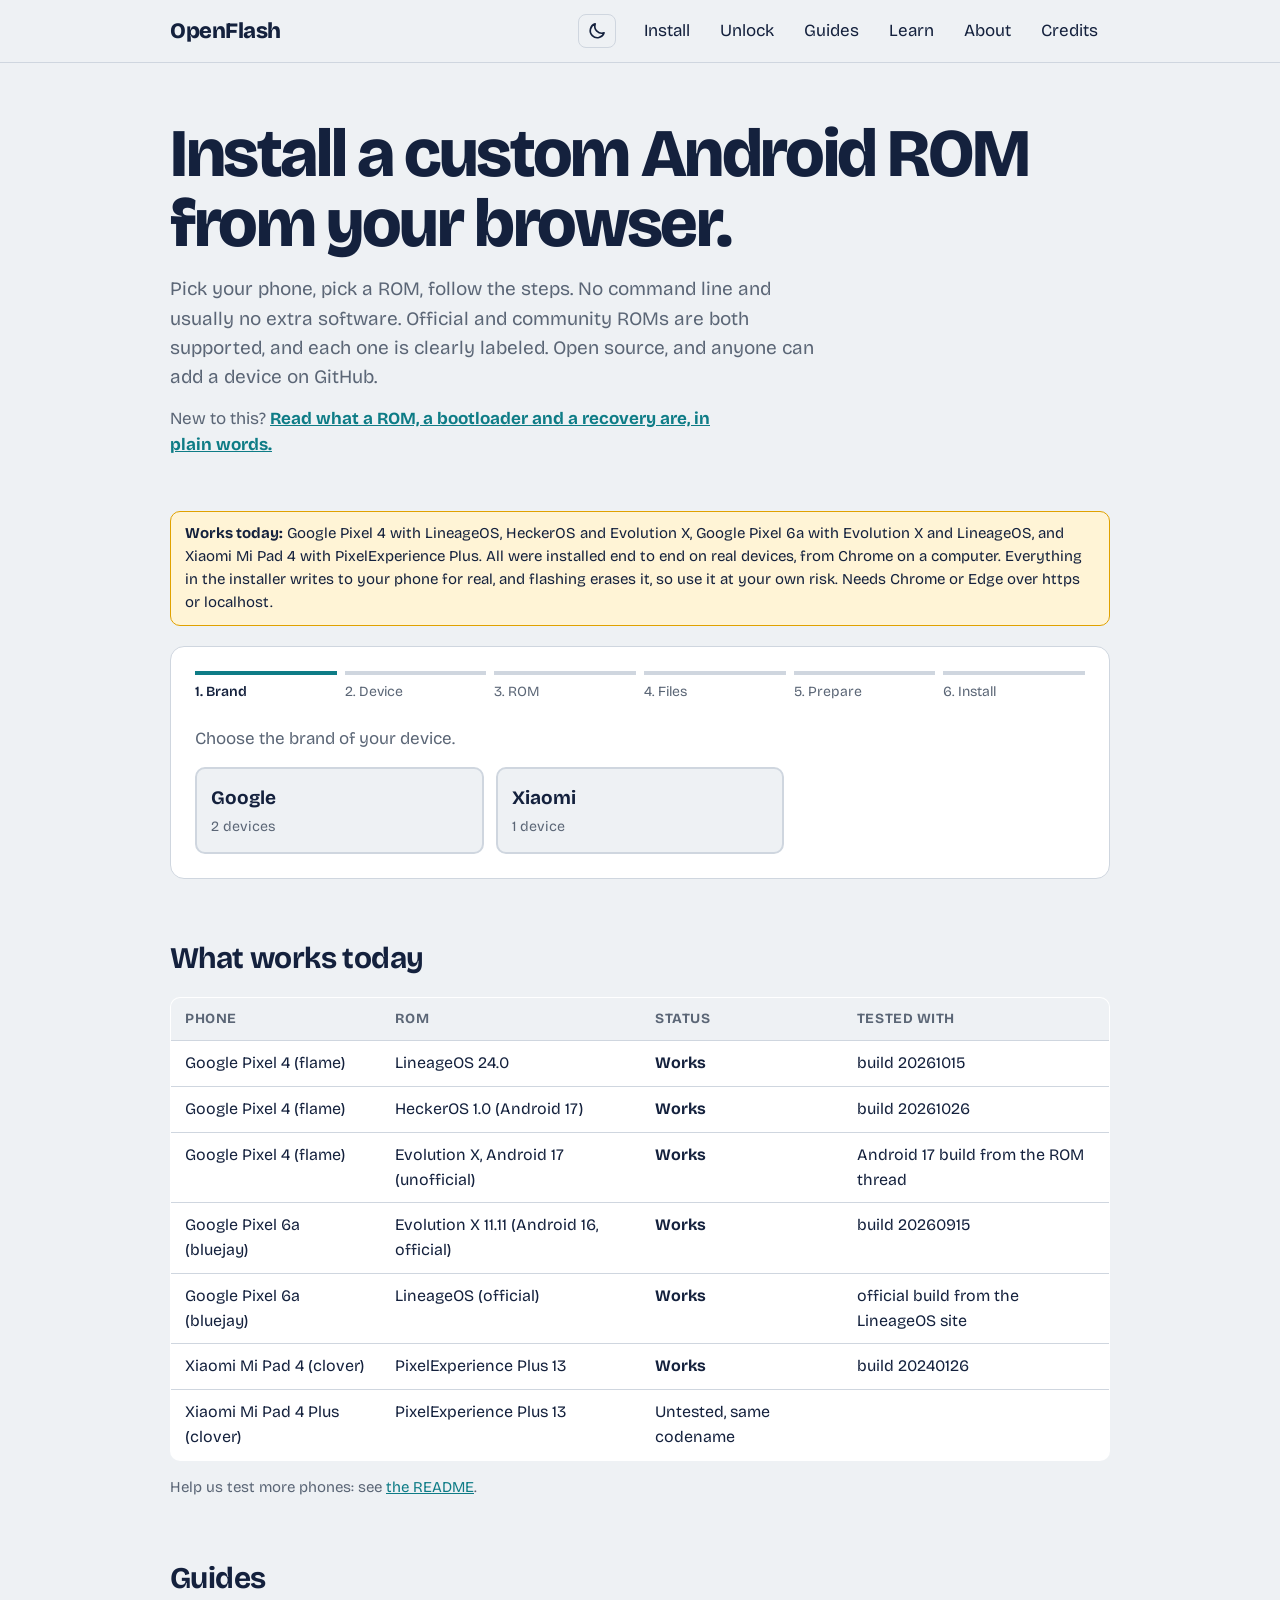
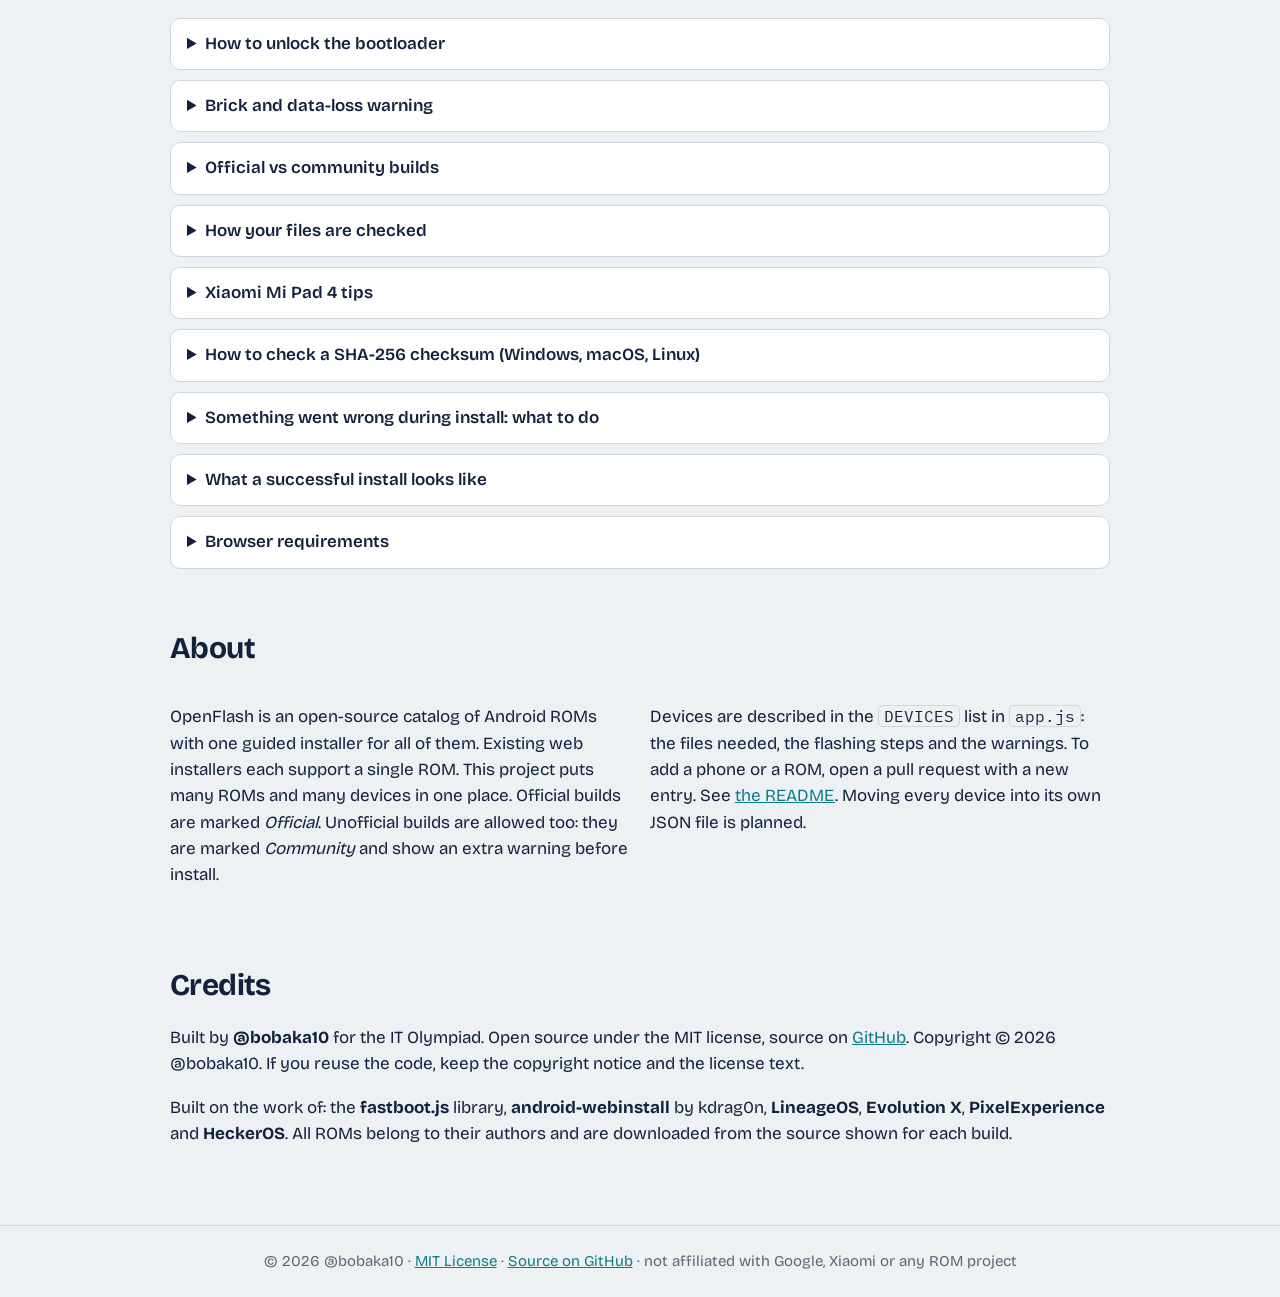
<file: index.html>
<!DOCTYPE html>
<html lang="en">
<head>
<!-- OpenFlash | https://github.com/bobaka10/openflash | Copyright (c) 2026 @bobaka10 | MIT License (see LICENSE) -->
<meta charset="utf-8">
<meta name="viewport" content="width=device-width, initial-scale=1, viewport-fit=cover">
<meta name="color-scheme" content="light dark">
<script src="theme.js"></script>
<title>OpenFlash – install Android ROMs from your browser</title>
<meta name="author" content="@bobaka10">
<meta name="description" content="Pick your phone, pick a ROM, follow the steps. Works from Chrome or Edge. Tested on Google Pixel 4 and Xiaomi Mi Pad 4.">
<meta property="og:type" content="website">
<meta property="og:title" content="OpenFlash: install a custom Android ROM from your browser">
<meta property="og:description" content="Pick your phone, pick a ROM, follow the steps. Works from Chrome or Edge. Tested on Google Pixel 4 and Xiaomi Mi Pad 4.">
<link rel="stylesheet" href="https://fonts.googleapis.com/css2?family=Bricolage+Grotesque:wght@400;600;800&family=IBM+Plex+Mono:wght@400&display=swap">
<link rel="stylesheet" href="style.css">
</head>
<body>
<header><div class="bar">
<a class="logo" href="#top">OpenFlash</a>
<button id="theme-toggle" class="themebtn" type="button" aria-label="Switch theme"></button>
<button id="burger" aria-expanded="false" aria-controls="nav">Menu</button>
<nav id="nav"><a href="#install">Install</a><a href="unlock.html">Unlock</a><a href="#guides">Guides</a><a href="learn.html">Learn</a><a href="#about">About</a><a href="#credits">Credits</a></nav>
</div></header>
<main id="top">
<section class="hero">
<h1>Install a custom Android ROM from your browser.</h1>
<p>Pick your phone, pick a ROM, follow the steps. No command line and usually no extra software. Official and community ROMs are both supported, and each one is clearly labeled. Open source, and anyone can add a device on GitHub.</p>
<p class="newhere">New to this? <a href="learn.html"><b>Read what a ROM, a bootloader and a recovery are, in plain words.</b></a></p>
</section>

<section id="install" aria-label="Installer">
<div class="demo"><b>Works today:</b> Google Pixel 4 with LineageOS, HeckerOS and Evolution X, Google Pixel 6a with Evolution X and LineageOS, and Xiaomi Mi Pad 4 with PixelExperience Plus. All were installed end to end on real devices, from Chrome on a computer. Everything in the installer writes to your phone for real, and flashing erases it, so use it at your own risk. Needs Chrome or Edge over https or localhost.</div>
<div class="wiz">
<ol class="steps" id="steps"></ol>
<div id="stage"></div>
</div>
</section>

<section id="status">
<h2>What works today</h2>
<div class="scroll"><table class="cmp">
<thead><tr><th>Phone</th><th>ROM</th><th>Status</th><th>Tested with</th></tr></thead>
<tbody>
<tr><td>Google Pixel 4 (flame)</td><td>LineageOS 24.0</td><td><b>Works</b></td><td>build 20261015</td></tr>
<tr><td>Google Pixel 4 (flame)</td><td>HeckerOS 1.0 (Android 17)</td><td><b>Works</b></td><td>build 20261026</td></tr>
<tr><td>Google Pixel 4 (flame)</td><td>Evolution X, Android 17 (unofficial)</td><td><b>Works</b></td><td>Android 17 build from the ROM thread</td></tr>
<tr><td>Google Pixel 6a (bluejay)</td><td>Evolution X 11.11 (Android 16, official)</td><td><b>Works</b></td><td>build 20260915</td></tr>
<tr><td>Google Pixel 6a (bluejay)</td><td>LineageOS (official)</td><td><b>Works</b></td><td>official build from the LineageOS site</td></tr>
<tr><td>Xiaomi Mi Pad 4 (clover)</td><td>PixelExperience Plus 13</td><td><b>Works</b></td><td>build 20240126</td></tr>
<tr><td>Xiaomi Mi Pad 4 Plus (clover)</td><td>PixelExperience Plus 13</td><td>Untested, same codename</td><td></td></tr>
</tbody></table></div>
<p class="small">Help us test more phones: see <a href="https://github.com/bobaka10/openflash#readme">the README</a>.</p>
</section>

<section id="guides">
<h2>Guides</h2>
<details><summary>How to unlock the bootloader</summary>
<p>The <a href="unlock.html"><b>Unlock page</b></a> has step-by-step instructions for each device (Pixel 4, Pixel 6a, Mi Pad 4) and can check the status and run the unlock for the Pixels from your browser. In short, for a Pixel:</p>
<ol class="cmds"><li>Settings → About phone → tap <i>Build number</i> 7 times.</li><li>Settings → System → Developer options → turn on <i>OEM unlocking</i>.</li><li>Power off, then hold Power + Volume Down to open the bootloader, and connect the cable.</li><li>Run <code>fastboot flashing unlock</code> (or use the Unlock page) and confirm on the phone with the Volume keys and Power. This erases all data.</li></ol>
<p>Carrier-locked models (for example Verizon) usually cannot be unlocked. Check before you start. Xiaomi tablets use Xiaomi's Mi Unlock tool instead, see the Unlock page.</p></details>
<details><summary>Brick and data-loss warning</summary>
<p>Flashing erases your phone and can make it unusable if it is interrupted or the wrong file is used. Back up your photos and files first, charge to at least 50%, use a good USB cable, and do not unplug during the process. You do this at your own risk.</p></details>
<details><summary>Official vs community builds</summary>
<p>Official builds are published by the ROM project itself for your exact device. Community builds are made by independent developers, often for devices the project does not support. They can be great, but they are harder to verify and less tested. Check who made the build and read its thread before installing.</p></details>
<details><summary>How your files are checked</summary>
<p>Before flashing, OpenFlash checks that each file has the right type, is not suspiciously small, starts with the right internal signature, and has your device codename in its name. If the download page shows a SHA-256 checksum, you can paste it and the file is compared exactly. Many builds do not publish one, so this is optional. Files never leave your computer. To get the checksum of a file on your computer, see <a href="#guide-sha">How to check a SHA-256 checksum</a>.</p></details>
<details id="guide-clover"><summary>Xiaomi Mi Pad 4 tips</summary>
<ul class="cmds">
<li><b>Boot modes.</b> Fastboot: hold Power + Volume Down until the word FASTBOOT appears. Recovery: hold Power + Volume Up, and when the Mi logo shows release Power but keep holding Volume Up until the menu appears.</li>
<li><b>Do not start Android between flashing the recovery and opening it for the first time.</b> The original Android can replace the new recovery. That is why the installer does not restart the tablet by itself: you open the recovery by hand.</li>
<li><b>Only the PE recovery works with this ROM.</b> TWRP and OrangeFox cannot install it. To switch to another ROM later, first format data in the PE recovery, then flash the other recovery.</li>
<li><b>Messages about "metadata" or "libfs_mgr"</b> during the first install are normal. Ignore them.</li>
<li><b>No computer cable handy?</b> You can also copy the ROM zip to a FAT32/exFAT/NTFS SD card or an OTG USB stick and choose it in the PE recovery menu.</li>
<li><b>Wi-Fi, Bluetooth or sensors not working after the install?</b> The persist partition of this tablet is known to be fragile and can get damaged. The XDA thread of the ROM explains how to restore it.</li>
<li><b>The tablet shows "Press any key to shutdown" when you connect it in fastboot.</b> This is a known problem with USB 3.x ports on Windows. First try a USB 2.0 port (at the back of a desktop, black ones) or put a cheap USB 2.0 hub between the computer and the tablet. Replug the cable after switching the tablet off and on.</li>
<li><b>The tablet shows up as "Android" with a yellow triangle in Windows.</b> Open Device Manager, right-click it, choose <i>Update driver → Browse my computer → Let me pick from a list → Android Device → Android Bootloader Interface</i>. Windows already includes this driver.</li>
<li><b>Last resort for the shutdown message (advanced, Windows only).</b> A community workaround changes some USB settings. Open PowerShell as Administrator and run the three lines, then replug the tablet:
<pre class="code">reg add "HKLM\SYSTEM\CurrentControlSet\Control\usbflags\18D1D00D0100" /v osvc /t REG_BINARY /d 0000 /f
reg add "HKLM\SYSTEM\CurrentControlSet\Control\usbflags\18D1D00D0100" /v SkipContainerIdQuery /t REG_BINARY /d 01000000 /f
reg add "HKLM\SYSTEM\CurrentControlSet\Control\usbflags\18D1D00D0100" /v SkipBOSDescriptorQuery /t REG_BINARY /d 01000000 /f</pre>
To undo it: <code>reg delete "HKLM\SYSTEM\CurrentControlSet\Control\usbflags\18D1D00D0100" /f</code></li>
</ul></details>

<details id="guide-sha"><summary>How to check a SHA-256 checksum (Windows, macOS, Linux)</summary>
<p>A SHA-256 checksum is a 64-character fingerprint of a file. If your downloaded file gives the same fingerprint as the one on the official download page, it is exactly the right file and was not damaged on the way. LineageOS shows the checksum next to each build on its download page.</p>
<p><b>Windows</b> (Command Prompt or PowerShell):</p>
<ol class="cmds"><li>Open the Start menu, type <code>cmd</code> and press Enter.</li><li>Type <code>certutil -hashfile </code> (with a space at the end), drag the downloaded file into the window so its path appears, then type <code> SHA256</code> and press Enter.</li></ol>
<pre class="code">certutil -hashfile "D:\Downloads\lineage-24.0-20261015-nightly-flame-signed.zip" SHA256</pre>
<p>The long line of letters and numbers under the file name is the checksum. PowerShell users can run <code>Get-FileHash "path\to\file.zip" -Algorithm SHA256</code> instead. Large files take a few seconds to a minute.</p>
<p><b>macOS</b> (Terminal):</p>
<pre class="code">shasum -a 256 ~/Downloads/lineage-24.0-20261015-nightly-flame-signed.zip</pre>
<p><b>Linux</b> (Terminal):</p>
<pre class="code">sha256sum ~/Downloads/lineage-24.0-20261015-nightly-flame-signed.zip</pre>
<p><b>Compare it.</b> Capital or small letters do not matter, and spaces inside the number are ignored. Every other character must match exactly. You can also paste the official checksum into the box under the file in the installer and press <i>Verify file</i>. The page compares it for you.</p>
<p><b>It does not match?</b> Delete the file, download it again from the official page (not from a mirror or a forum), and check again. If it still does not match, do not flash it.</p></details>

<details id="guide-wrong"><summary>Something went wrong during install: what to do</summary>
<p><b>First, stay calm.</b> The steps this page does (flash dtbo and boot, then sideload the ROM) never touch the bootloader, so you can almost always start over. The page also explains the error in the log box in plain words. Read it before you do anything else, and do not unplug the phone while data is being sent unless the log tells you to.</p>
<ul class="cmds">
<li><b>The phone does not show up in the USB list.</b> Use a data cable (some only charge) in a port directly on the computer. Check that the phone shows the bootloader screen (or recovery with <i>Apply from ADB</i> selected). On Windows install Google's USB driver if the phone appears as an unknown device. Then try again.</li>
<li><b>"Another program is using the phone".</b> Open Command Prompt and run <code>adb kill-server</code>. Close Android Studio and any other tab with this page. Replug the cable and try again.</li>
<li><b>The phone stays on the fastboot screen after flashing.</b> Press Volume Up or Down until <i>Recovery mode</i> is shown and press Power. If it comes back to fastboot again, run step 1 again.</li>
<li><b>Recovery says "Signature verification failed".</b> Choose <b>No</b>. The ZIP is damaged or not official. Check its checksum (see the guide above) and download it again.</li>
<li><b>Recovery says "Install completed with status 1" or "2", or "Installation aborted".</b> Usually a damaged file or the wrong stock firmware (this ROM needs Android 13). Choose <i>Advanced → Reboot to recovery</i>, then <i>Apply update → Apply from ADB</i> and sideload again. <i>Advanced → View recovery logs</i> shows the details.</li>
<li><b>"To install additional packages, you need to reboot recovery first".</b> This is normal after a successful install. Choose <b>No</b>, then <i>Reboot system now</i>.</li>
<li><b>The first start takes very long.</b> The first boot after install can take 5 to 10 minutes. Do not unplug or restart before then.</li>
<li><b>The phone is stuck on a logo, restarts again and again, or says it cannot find a valid operating system.</b> Hold Power + Volume Down for the bootloader, open <i>Recovery mode</i>, choose <i>Factory reset → Format data</i> and sideload the ROM again.</li>
<li><b>Nothing responds and the screen is black.</b> Hold Power for 20 to 30 seconds. Then hold Power + Volume Down to reach the bootloader.</li>
</ul>
<p><b>Go back to the original Android.</b> Google's official <a href="https://flash.android.com" target="_blank" rel="noopener">Android Flash Tool</a> restores a Pixel to factory software from the browser. Factory images are also listed on <a href="https://developers.google.com/android/images" target="_blank" rel="noopener">developers.google.com/android/images</a>. This erases the phone.</p></details>

<details id="guide-ok"><summary>What a successful install looks like</summary>
<ol class="cmds"><li>The log shows each step finishing, and the progress bar fills to 100% for dtbo, boot and the ROM.</li><li>On the phone, recovery shows <i>Update package verification ... (result 0)</i>, then <i>Step 1/2</i>, <i>Step 2/2</i> and <i>Install completed with status 0</i>.</li><li>It may ask <i>To install additional packages, you need to reboot recovery first</i>. Choose <b>No</b>.</li><li>Choose <i>Reboot system now</i>. The LineageOS logo appears and the first start takes several minutes. Then the setup screen shows up.</li></ol></details>

<details><summary>Browser requirements</summary>
<p>Use Chrome, Edge or another Chromium browser on a computer. Firefox and Safari do not support WebUSB.</p></details>
</section>

<section id="about">
<h2>About</h2>
<div class="cols">
<p>OpenFlash is an open-source catalog of Android ROMs with one guided installer for all of them. Existing web installers each support a single ROM. This project puts many ROMs and many devices in one place. Official builds are marked <i>Official</i>. Unofficial builds are allowed too: they are marked <i>Community</i> and show an extra warning before install.</p>
<p>Devices are described in the <code>DEVICES</code> list in <code>app.js</code>: the files needed, the flashing steps and the warnings. To add a phone or a ROM, open a pull request with a new entry. See <a href="https://github.com/bobaka10/openflash#readme">the README</a>. Moving every device into its own JSON file is planned.</p>
</div>
</section>

<section id="credits">
<h2>Credits</h2>
<p>Built by <b>@bobaka10</b> for the IT Olympiad. Open source under the MIT license, source on <a href="https://github.com/bobaka10/openflash">GitHub</a>. Copyright © 2026 @bobaka10. If you reuse the code, keep the copyright notice and the license text.</p>
<p>Built on the work of: the <b>fastboot.js</b> library, <b>android-webinstall</b> by kdrag0n, <b>LineageOS</b>, <b>Evolution X</b>, <b>PixelExperience</b> and <b>HeckerOS</b>. All ROMs belong to their authors and are downloaded from the source shown for each build.</p>
</section>
</main>
<footer>© 2026 @bobaka10 · <a href="https://github.com/bobaka10/openflash/blob/main/LICENSE">MIT License</a> · <a href="https://github.com/bobaka10/openflash">Source on GitHub</a> · not affiliated with Google, Xiaomi or any ROM project</footer>

<script>
/* Safety net: if app.js did not start, say so instead of showing an empty box. */
setTimeout(function(){
  var st=document.getElementById("stage");
  if(st && !st.children.length){
    st.innerHTML='<p class="demo"><b>The installer could not start.</b> The page script did not run. Common causes: the web host did not upload every file (app.js, flash.js, adb.js, help.js, fastboot.min.js), the host serves .js files with a wrong type, or the browser is very old. Reload with Ctrl+F5. If it still fails, open the browser console (F12) and look for a red error.</p>';
  }
},2500);
</script>
<script type="module" src="app.js"></script>
</body>
</html>
</file>
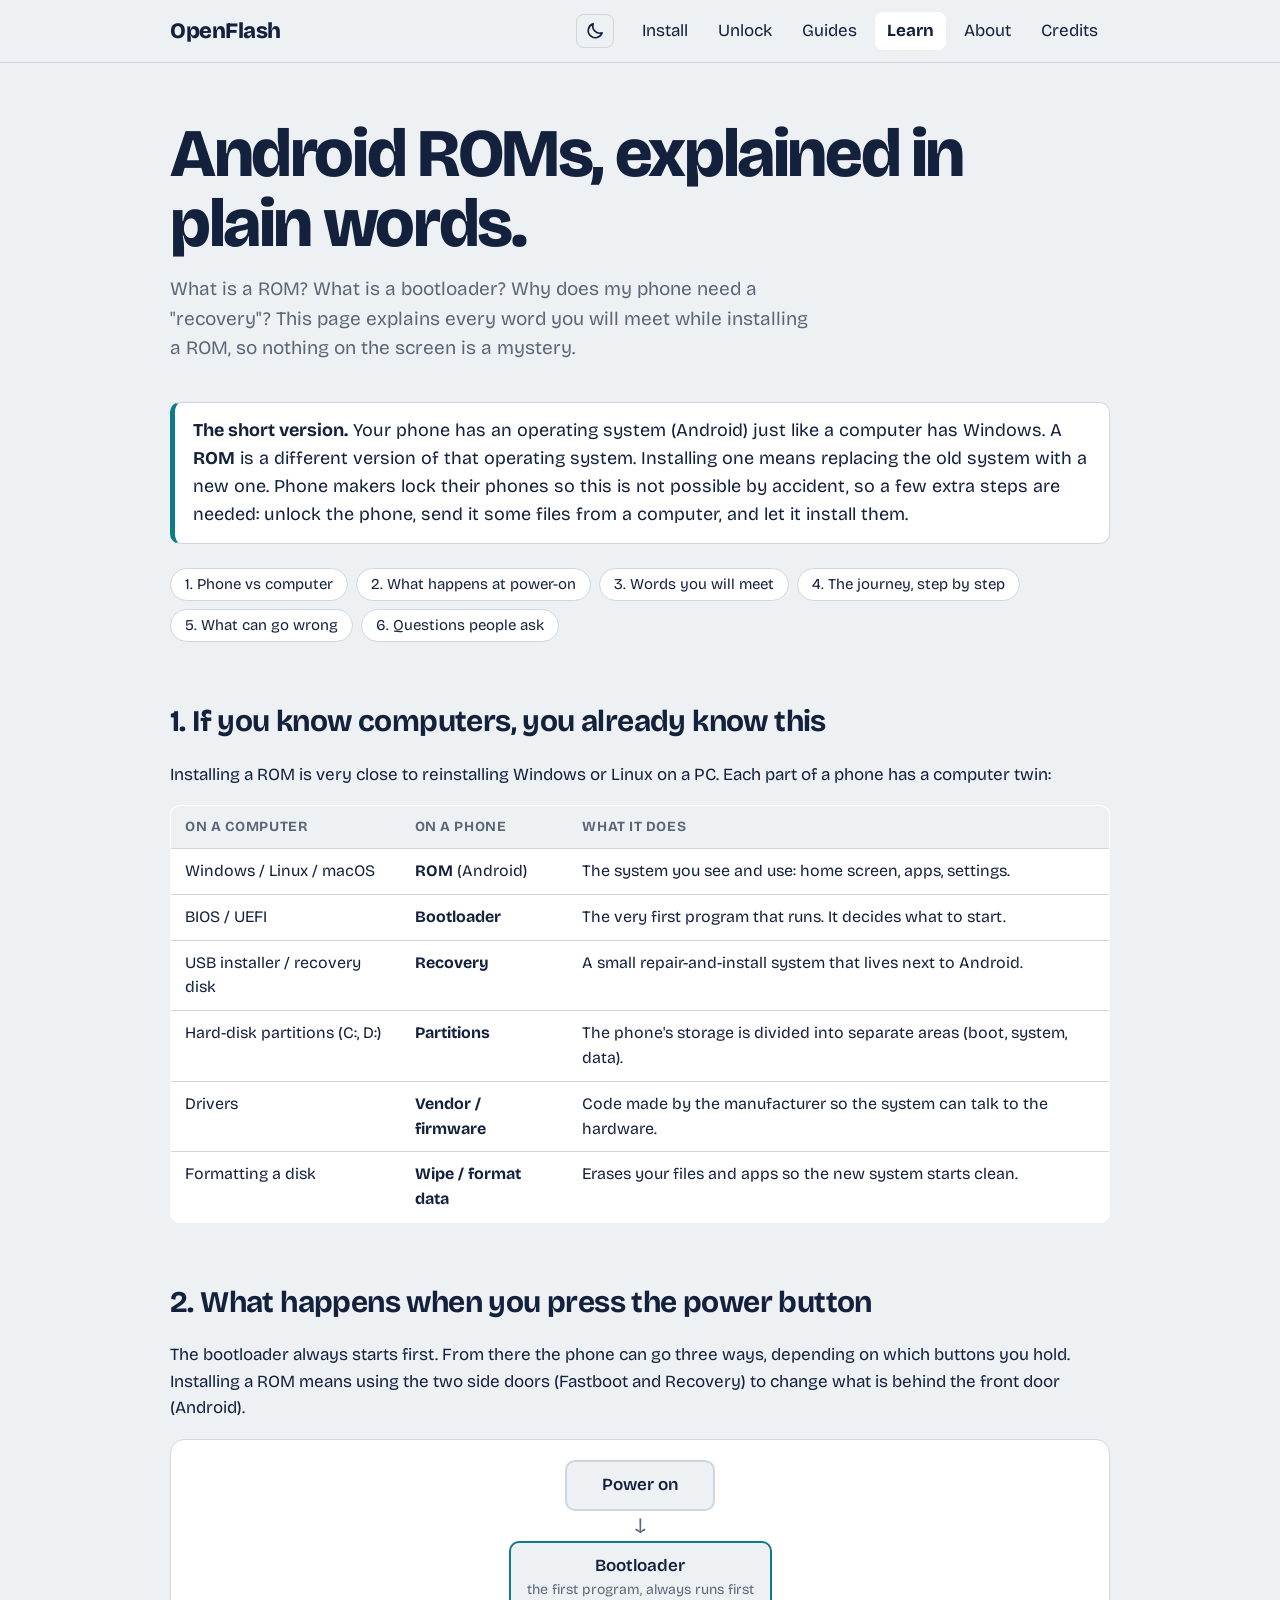
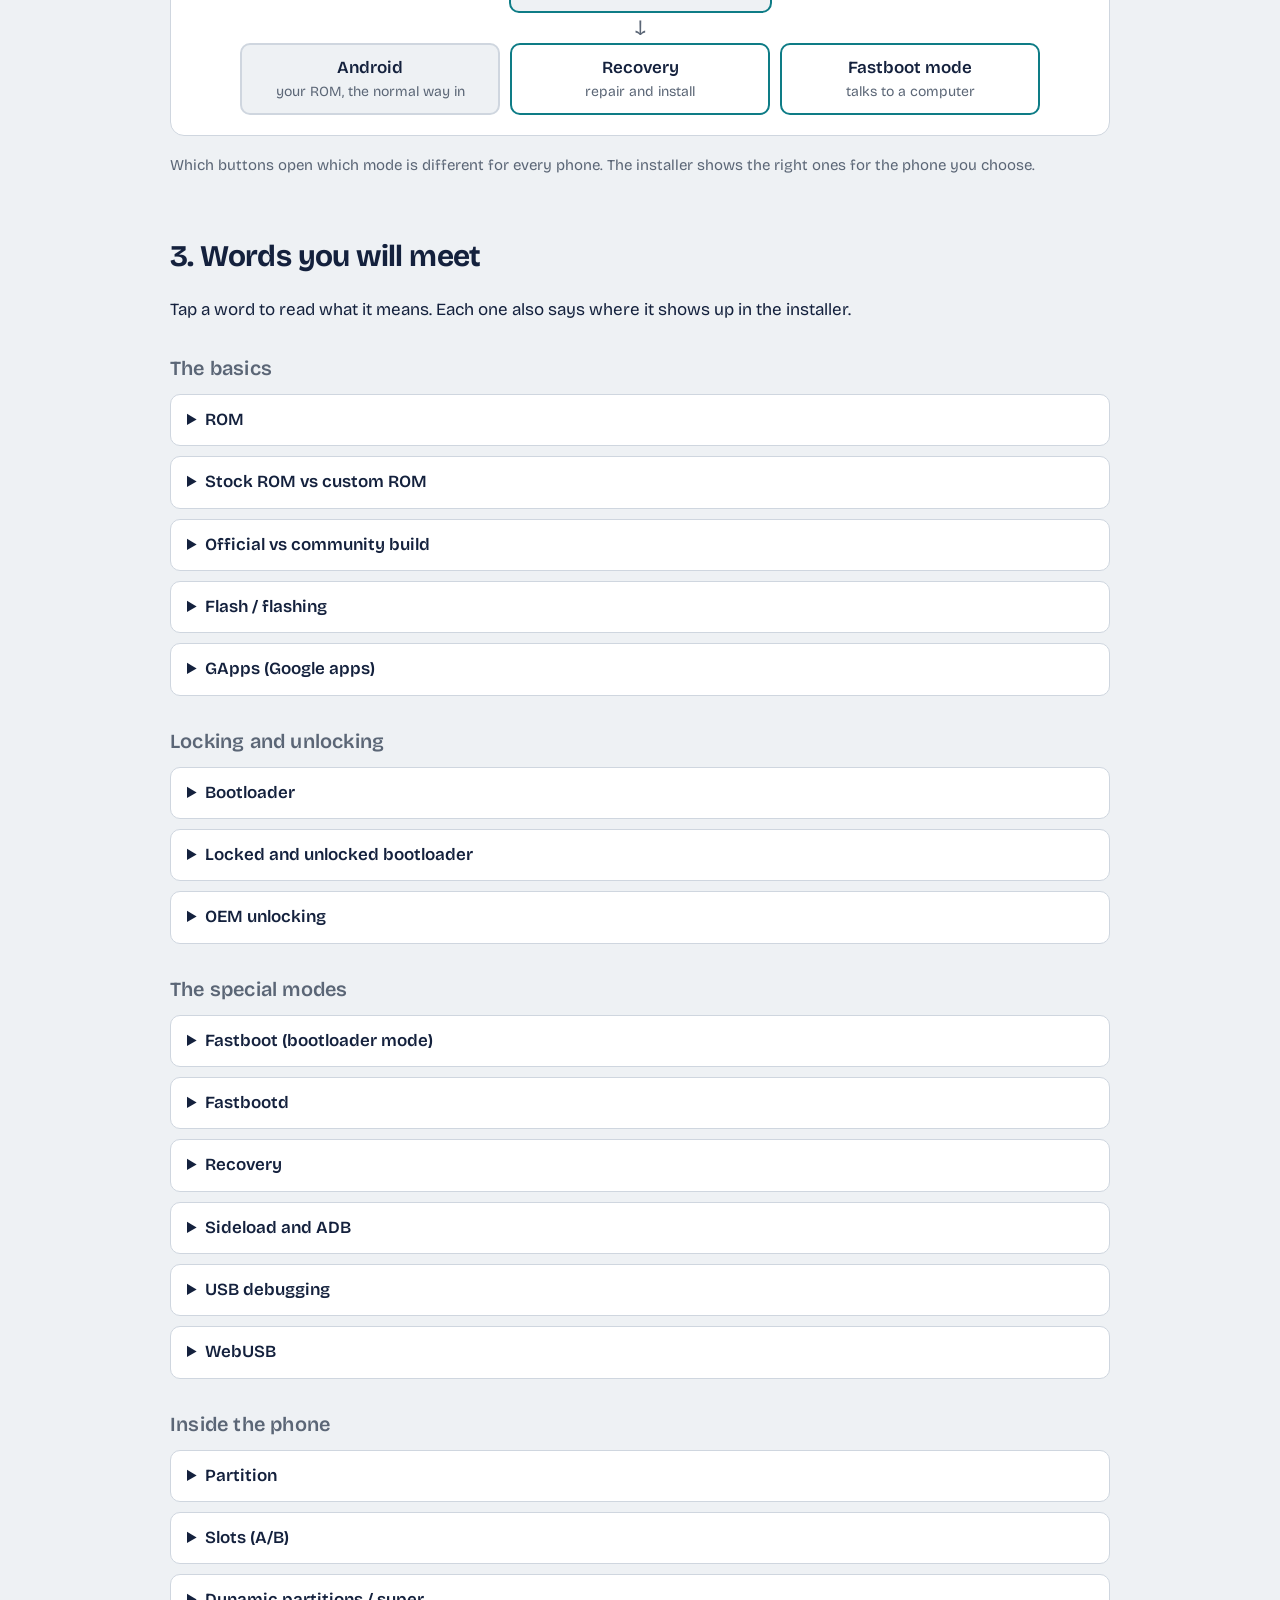
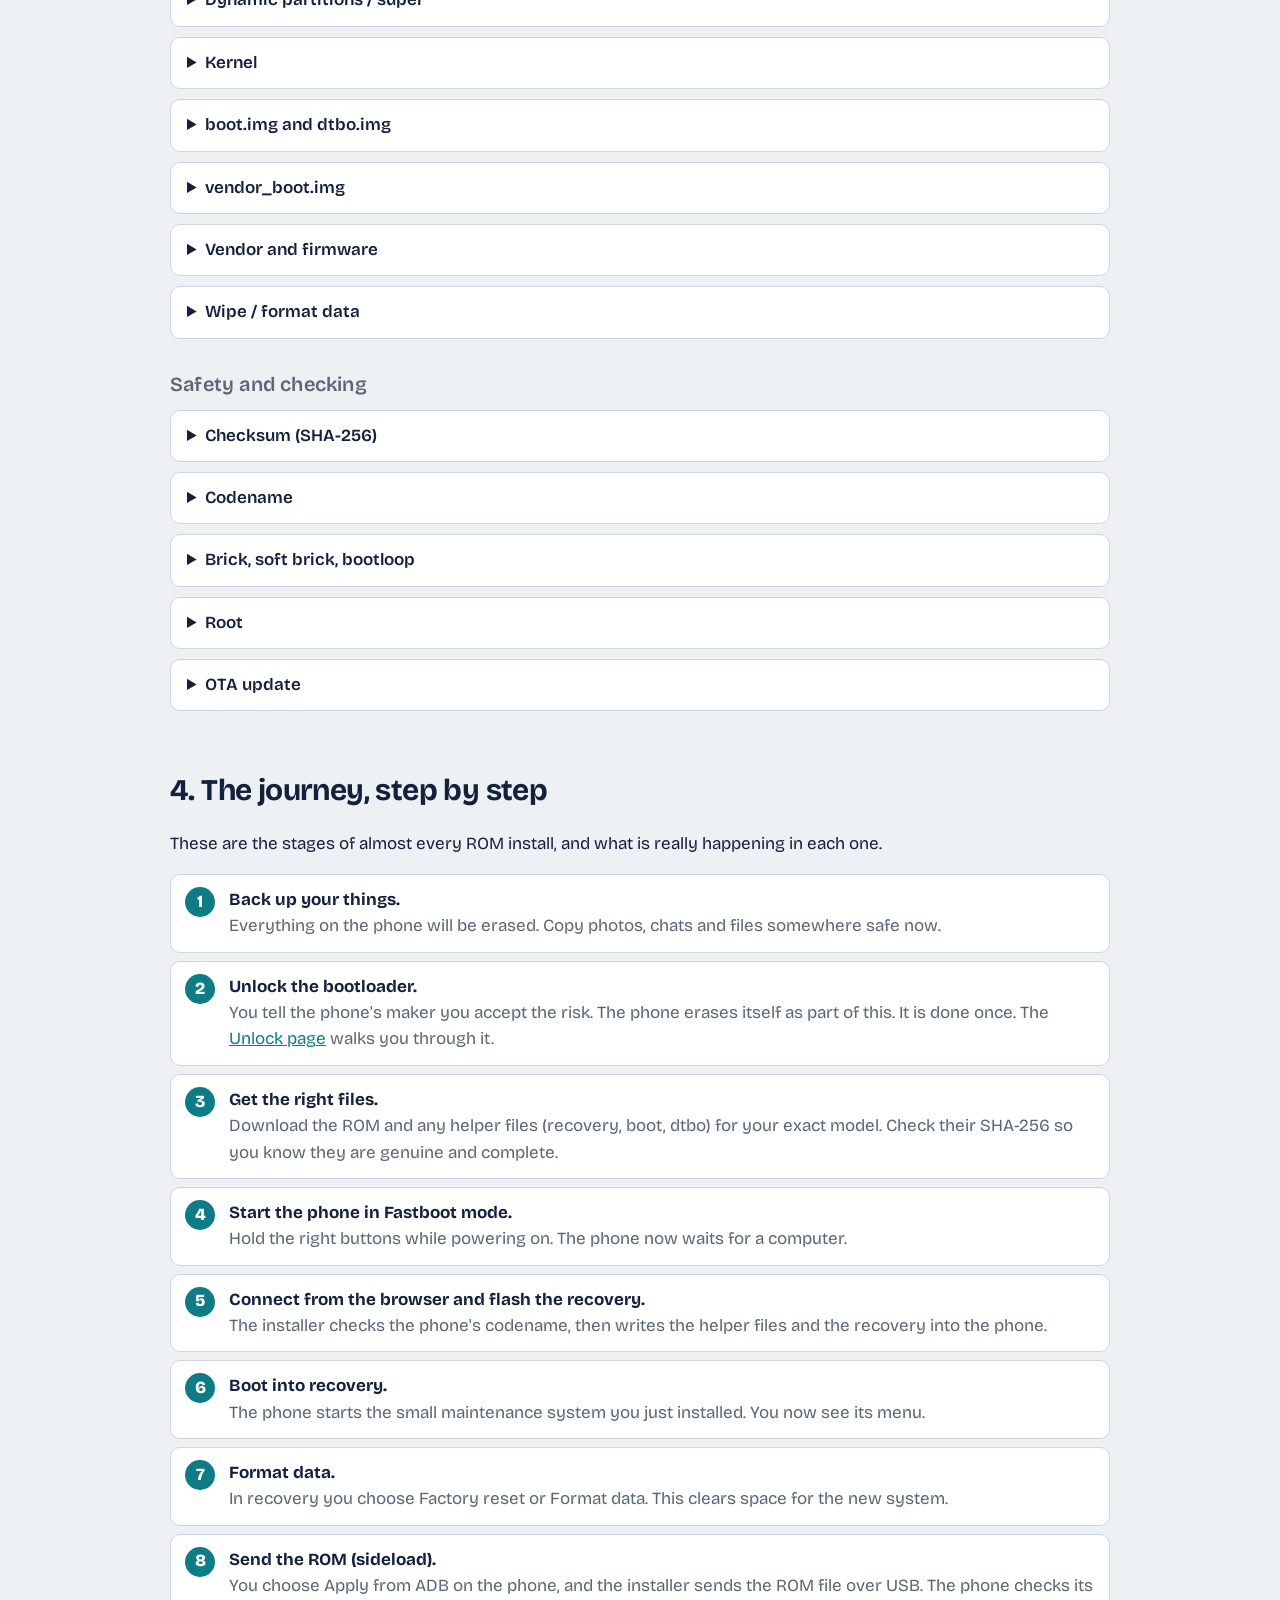
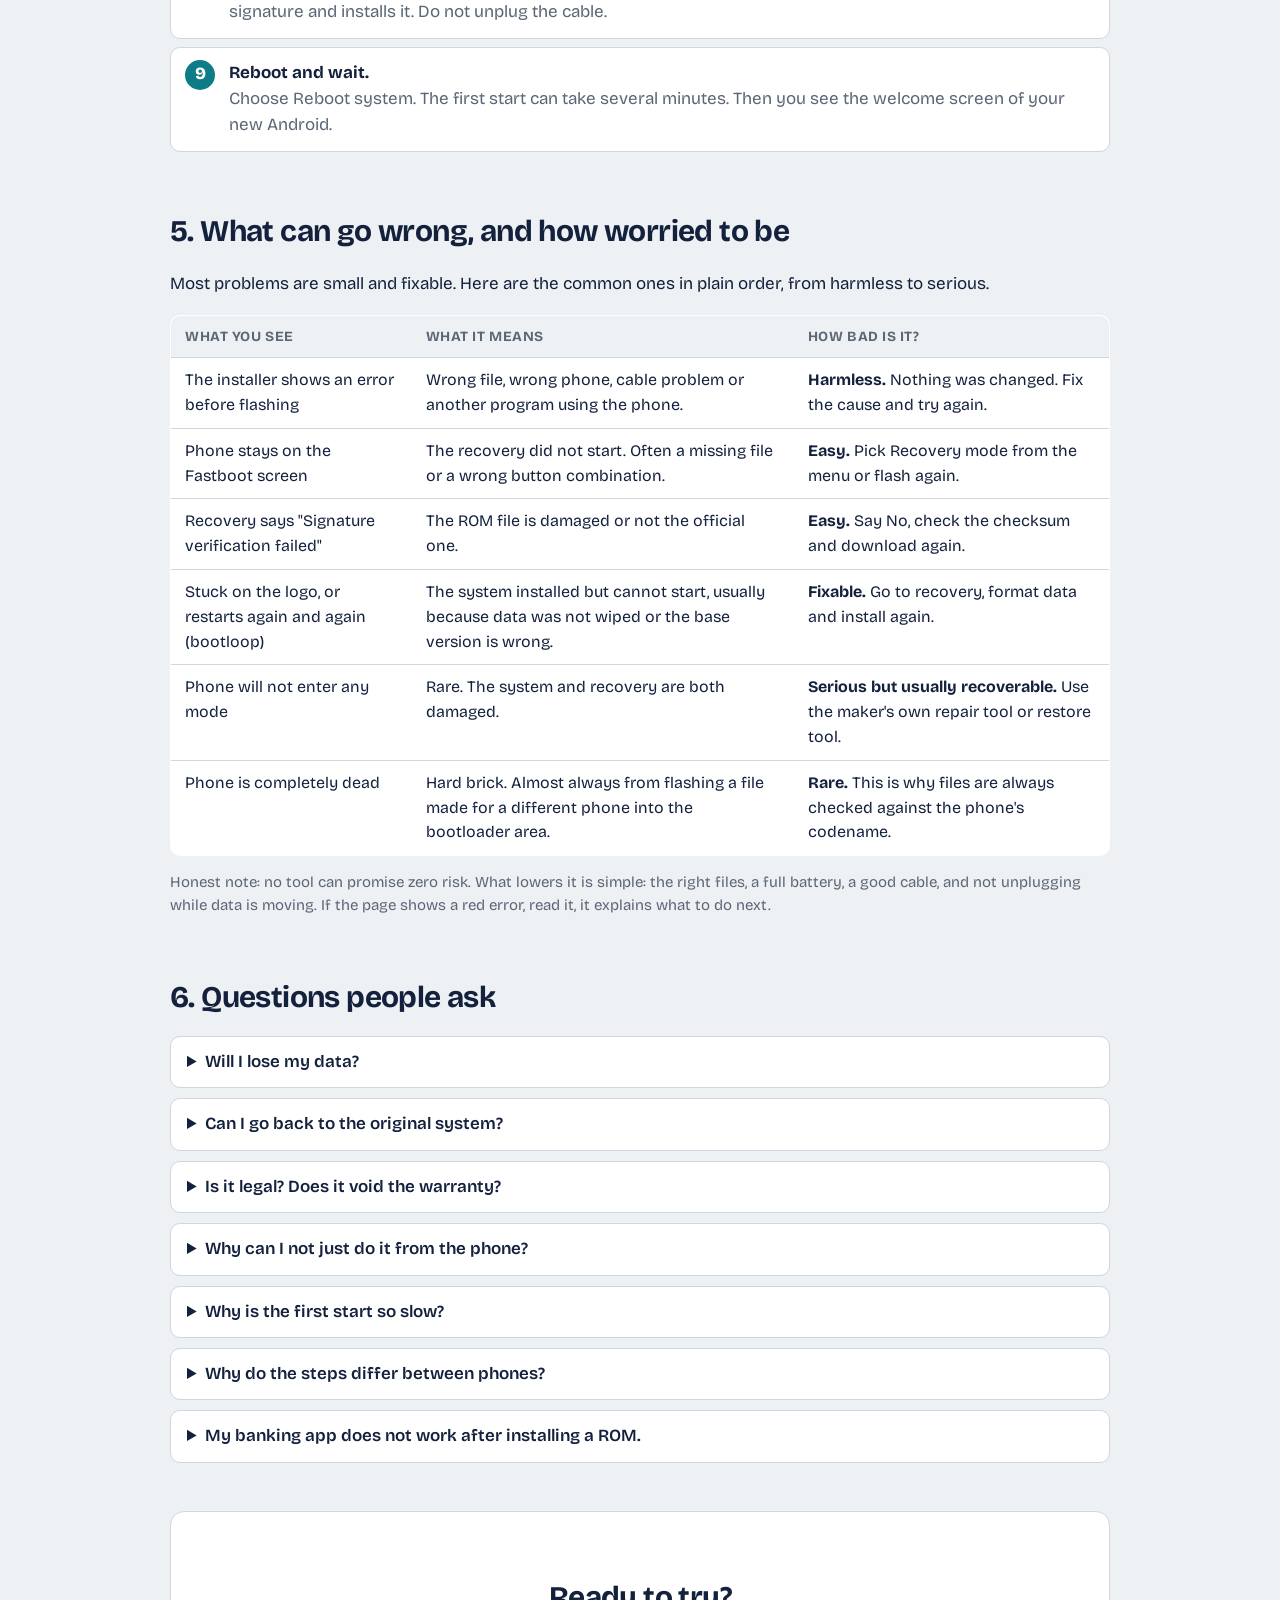
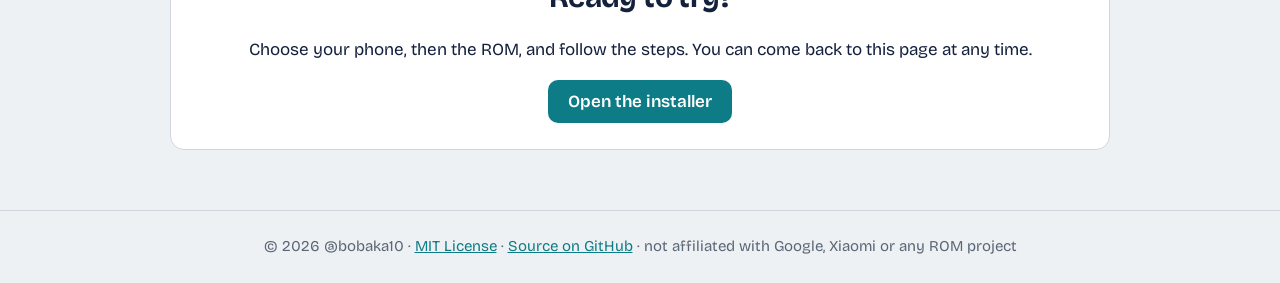
<file: learn.html>
<!DOCTYPE html>
<html lang="en">
<head>
<!-- OpenFlash | https://github.com/bobaka10/openflash | Copyright (c) 2026 @bobaka10 | MIT License (see LICENSE) -->
<meta charset="utf-8">
<meta name="viewport" content="width=device-width, initial-scale=1, viewport-fit=cover">
<meta name="color-scheme" content="light dark">
<script src="theme.js"></script>
<title>Android ROMs explained in plain words – OpenFlash</title>
<meta name="author" content="@bobaka10">
<meta name="description" content="What is a ROM, a bootloader, a recovery? A plain-language guide for people who have never flashed a phone.">
<meta property="og:type" content="website">
<meta property="og:title" content="Android ROMs explained in plain words">
<meta property="og:description" content="What is a ROM, a bootloader, a recovery? A plain-language guide for people who have never flashed a phone.">
<link rel="stylesheet" href="https://fonts.googleapis.com/css2?family=Bricolage+Grotesque:wght@400;600;800&family=IBM+Plex+Mono:wght@400&display=swap">
<link rel="stylesheet" href="style.css">
</head>
<body>
<header><div class="bar">
<a class="logo" href="index.html">OpenFlash</a>
<button id="theme-toggle" class="themebtn" type="button" aria-label="Switch theme"></button>
<button id="burger" aria-expanded="false" aria-controls="nav">Menu</button>
<nav id="nav"><a href="index.html#install">Install</a><a href="unlock.html">Unlock</a><a href="index.html#guides">Guides</a><a href="learn.html" aria-current="page"><b>Learn</b></a><a href="index.html#about">About</a><a href="index.html#credits">Credits</a></nav>
</div></header>
<main id="top">

<section class="hero">
<h1>Android ROMs, explained in plain words.</h1>
<p>What is a ROM? What is a bootloader? Why does my phone need a "recovery"? This page explains every word you will meet while installing a ROM, so nothing on the screen is a mystery.</p>
</section>

<div class="note"><b>The short version.</b> Your phone has an operating system (Android) just like a computer has Windows. A <b>ROM</b> is a different version of that operating system. Installing one means replacing the old system with a new one. Phone makers lock their phones so this is not possible by accident, so a few extra steps are needed: unlock the phone, send it some files from a computer, and let it install them.</div>

<nav class="toc" aria-label="On this page">
<a href="#pc">1. Phone vs computer</a>
<a href="#boot">2. What happens at power-on</a>
<a href="#words">3. Words you will meet</a>
<a href="#journey">4. The journey, step by step</a>
<a href="#risks">5. What can go wrong</a>
<a href="#faq">6. Questions people ask</a>
</nav>

<section id="pc">
<h2>1. If you know computers, you already know this</h2>
<p>Installing a ROM is very close to reinstalling Windows or Linux on a PC. Each part of a phone has a computer twin:</p>
<div class="scroll"><table class="cmp">
<thead><tr><th>On a computer</th><th>On a phone</th><th>What it does</th></tr></thead>
<tbody>
<tr><td>Windows / Linux / macOS</td><td><b>ROM</b> (Android)</td><td>The system you see and use: home screen, apps, settings.</td></tr>
<tr><td>BIOS / UEFI</td><td><b>Bootloader</b></td><td>The very first program that runs. It decides what to start.</td></tr>
<tr><td>USB installer / recovery disk</td><td><b>Recovery</b></td><td>A small repair-and-install system that lives next to Android.</td></tr>
<tr><td>Hard-disk partitions (C:, D:)</td><td><b>Partitions</b></td><td>The phone's storage is divided into separate areas (boot, system, data).</td></tr>
<tr><td>Drivers</td><td><b>Vendor / firmware</b></td><td>Code made by the manufacturer so the system can talk to the hardware.</td></tr>
<tr><td>Formatting a disk</td><td><b>Wipe / format data</b></td><td>Erases your files and apps so the new system starts clean.</td></tr>
</tbody></table></div>
</section>

<section id="boot">
<h2>2. What happens when you press the power button</h2>
<p>The bootloader always starts first. From there the phone can go three ways, depending on which buttons you hold. Installing a ROM means using the two side doors (Fastboot and Recovery) to change what is behind the front door (Android).</p>
<div class="flow" role="img" aria-label="Power on leads to the bootloader, which leads to Android, Recovery or Fastboot mode">
<div class="fbox top">Power on</div>
<div class="farrow">↓</div>
<div class="fbox main">Bootloader<small>the first program, always runs first</small></div>
<div class="farrow">↓</div>
<div class="fthree">
<div class="fbox">Android<small>your ROM, the normal way in</small></div>
<div class="fbox hl">Recovery<small>repair and install</small></div>
<div class="fbox hl">Fastboot mode<small>talks to a computer</small></div>
</div>
</div>
<p class="small">Which buttons open which mode is different for every phone. The installer shows the right ones for the phone you choose.</p>
</section>

<section id="words">
<h2>3. Words you will meet</h2>
<p>Tap a word to read what it means. Each one also says where it shows up in the installer.</p>

<h3>The basics</h3>
<details><summary>ROM</summary><p>The operating system file you install. It contains Android plus the changes the ROM's authors made: how it looks, extra features, privacy settings and so on. The name comes from "read-only memory", which is a historical leftover. Today it simply means "a version of Android you can install".</p></details>
<details><summary>Stock ROM vs custom ROM</summary><p><b>Stock</b> is what the phone shipped with from the maker (Google's Android on a Pixel, MIUI on a Xiaomi). A <b>custom ROM</b> is made by someone else, such as LineageOS or Pixel Experience. People install them to get newer Android on an old phone, remove bloatware or gain more control.</p></details>
<details><summary>Official vs community build</summary><p>An <b>official</b> build is released by the ROM's own project and tested by them. A <b>community</b> (or unofficial) build is made by one person, often as a hobby. It can be great, but the risk is higher, which is why the installer labels every ROM with one of these two tags.</p></details>
<details><summary>Flash / flashing</summary><p>Writing a file directly into one of the phone's storage areas. "Flash a recovery" means "write the recovery file into the phone".</p></details>
<details><summary>GApps (Google apps)</summary><p>Google Play, Gmail, Maps and the other Google apps. Some ROMs already include them and some do not, so you add them yourself in a separate step. The page of each ROM says which case it is.</p></details>

<h3>Locking and unlocking</h3>
<details><summary>Bootloader</summary><p>The first small program that runs when you press power. Its job is to check the system and start it. Because it can start <i>anything</i>, phone makers lock it so only their own software is allowed. Installing a custom ROM needs it unlocked.</p></details>
<details><summary>Locked and unlocked bootloader</summary><p>A <b>locked</b> bootloader refuses to accept any file that is not signed by the maker. An <b>unlocked</b> one accepts files from you. Unlocking is a deliberate step you request, and it <b>erases all data on the phone</b> on purpose, so nobody can unlock a stolen phone and read its owner's files. Some makers, like Xiaomi, make you create an account and wait a while before unlocking is allowed. Unlocking can void the warranty, and a few banking or payment apps may refuse to run on an unlocked phone. Step-by-step instructions are on the <a href="unlock.html">Unlock page</a>.</p></details>
<details><summary>OEM unlocking</summary><p>A switch in the phone's Developer options that says "I am allowed to unlock the bootloader". It must be on before unlocking works.</p></details>

<h3>The special modes</h3>
<details><summary>Fastboot (bootloader mode)</summary><p>A mode where the phone shows a plain screen (often the word "FASTBOOT") and waits for a computer to send it files. This is where the installer writes the recovery. Because it belongs to the bootloader, it works even when Android is broken.</p></details>
<details><summary>Fastbootd</summary><p>A second, newer kind of fastboot that runs from inside recovery instead of the bootloader. Modern phones keep several partitions inside one big container (see "Dynamic partitions"), and only fastbootd can write into that container. Some ROMs need it.</p></details>
<details><summary>Recovery</summary><p>A tiny separate system whose only job is maintenance. From here you can erase data (factory reset), install a ROM and repair problems. It is the "installer disk" of your phone. It still works when Android will not start. Popular recoveries are TWRP, OrangeFox, Lineage Recovery and the recovery of Pixel Experience.</p></details>
<details><summary>Sideload and ADB</summary><p><b>ADB</b> (Android Debug Bridge) is a way for a computer to talk to a phone over USB. <b>Sideload</b> is one thing it can do: send a ROM file from the computer to a phone that is waiting in recovery. You choose "Apply update, then Apply from ADB" on the phone, and the installer sends the file. OpenFlash does this directly from the browser, so you do not need ADB installed.</p></details>
<details><summary>USB debugging</summary><p>A setting in Developer options that lets a computer control the phone while Android is running. You often need it before unlocking, but not once you are in recovery.</p></details>
<details><summary>WebUSB</summary><p>A browser feature (in Chrome and Edge) that lets a web page talk to a USB device after you give permission. This is why OpenFlash can install a ROM without any program. The browser shows a window asking you to pick your phone, and it will not talk to anything you did not choose.</p></details>

<h3>Inside the phone</h3>
<details><summary>Partition</summary><p>Phone storage is split into separate areas with different jobs: <code>boot</code> (starts the system), <code>system</code> (Android itself), <code>vendor</code> (hardware code), <code>recovery</code> and <code>data</code> (your apps and files). Flashing means writing into one of them.</p></details>
<details><summary>Slots (A/B)</summary><p>Many newer phones, including the Pixel 4, keep two copies of the system: slot <b>A</b> and slot <b>B</b>. An update is written to the one you are not using and the phone switches over when it is done. If the update fails, the old copy still works. That is why the recovery of such a phone shows "Active slot: a" or "b".</p></details>
<details><summary>Dynamic partitions / super</summary><p>On newer Android the <code>system</code>, <code>vendor</code> and <code>product</code> areas are not separate. They live as flexible "logical" partitions inside one large partition called <code>super</code>, which can be resized. Some ROMs for older phones use a version of this too.</p></details>
<details><summary>Kernel</summary><p>The core of the system that talks to the hardware. A recovery and a ROM often need to use the <b>same kernel version</b>, otherwise the recovery cannot properly install that ROM.</p></details>
<details><summary>boot.img and dtbo.img</summary><p><code>boot.img</code> holds the kernel and the first files used at start. On some phones, like the Pixel 4, the recovery is stored inside it. <code>dtbo.img</code> is a small file that describes the phone's hardware to the kernel. Installers flash both so the new system matches the phone.</p></details>
<details><summary>vendor_boot.img</summary><p>On newer phones (like the Pixel 6 series) part of the files used at start live in their own area called <code>vendor_boot</code>. Some recoveries need their own copy of it, so installers flash it together with <code>boot.img</code>.</p></details>
<details><summary>Vendor and firmware</summary><p>The manufacturer's hardware-specific code (modem, camera, Wi-Fi). A ROM usually relies on the vendor files already on the phone, which is why some ROMs ask you to be on a certain stock version first.</p></details>
<details><summary>Wipe / format data</summary><p>Erasing the <code>data</code> partition, which holds your apps, accounts and files. A fresh ROM normally needs a clean data partition, because the old data was made by a different system and can make the new one crash. <b>Make a backup first.</b></p></details>

<h3>Safety and checking</h3>
<details><summary>Checksum (SHA-256)</summary><p>A 64-character "fingerprint" of a file. If your copy gives the same fingerprint as the one the author published, the file is exactly the right one and nothing was damaged in the download. The installer can check it for you, and the Guides explain how to get it yourself.</p></details>
<details><summary>Codename</summary><p>The short internal name of a phone model, like <code>flame</code> for the Pixel 4 or <code>clover</code> for the Mi Pad 4. Files are built for one codename and must never be flashed on another. The installer reads the phone's codename and stops if it does not match.</p></details>
<details><summary>Brick, soft brick, bootloop</summary><p>"Bricked" means the phone no longer works. A <b>soft brick</b> (stuck on the logo, or restarting again and again, which is a <b>bootloop</b>) is common and fixable: you go back to recovery or fastboot and install again. A <b>hard brick</b> (no screen, no sign of life) is rare and usually comes from writing wrong files into the bootloader area. See section 5.</p></details>
<details><summary>Root</summary><p>Giving apps full "administrator" power over the system. It is a separate topic from installing a ROM, you do not need it, and it can break some apps. OpenFlash does not do it.</p></details>
<details><summary>OTA update</summary><p>"Over the air": the normal system update from Settings. Some custom ROMs keep their own updater, others are updated by sideloading a newer file.</p></details>
</section>

<section id="journey">
<h2>4. The journey, step by step</h2>
<p>These are the stages of almost every ROM install, and what is really happening in each one.</p>
<ol class="journey">
<li><b>Back up your things.</b> <span>Everything on the phone will be erased. Copy photos, chats and files somewhere safe now.</span></li>
<li><b>Unlock the bootloader.</b> <span>You tell the phone's maker you accept the risk. The phone erases itself as part of this. It is done once. The <a href="unlock.html">Unlock page</a> walks you through it.</span></li>
<li><b>Get the right files.</b> <span>Download the ROM and any helper files (recovery, boot, dtbo) for your exact model. Check their SHA-256 so you know they are genuine and complete.</span></li>
<li><b>Start the phone in Fastboot mode.</b> <span>Hold the right buttons while powering on. The phone now waits for a computer.</span></li>
<li><b>Connect from the browser and flash the recovery.</b> <span>The installer checks the phone's codename, then writes the helper files and the recovery into the phone.</span></li>
<li><b>Boot into recovery.</b> <span>The phone starts the small maintenance system you just installed. You now see its menu.</span></li>
<li><b>Format data.</b> <span>In recovery you choose Factory reset or Format data. This clears space for the new system.</span></li>
<li><b>Send the ROM (sideload).</b> <span>You choose Apply from ADB on the phone, and the installer sends the ROM file over USB. The phone checks its signature and installs it. Do not unplug the cable.</span></li>
<li><b>Reboot and wait.</b> <span>Choose Reboot system. The first start can take several minutes. Then you see the welcome screen of your new Android.</span></li>
</ol>
</section>

<section id="risks">
<h2>5. What can go wrong, and how worried to be</h2>
<p>Most problems are small and fixable. Here are the common ones in plain order, from harmless to serious.</p>
<div class="scroll"><table class="cmp">
<thead><tr><th>What you see</th><th>What it means</th><th>How bad is it?</th></tr></thead>
<tbody>
<tr><td>The installer shows an error before flashing</td><td>Wrong file, wrong phone, cable problem or another program using the phone.</td><td><b>Harmless.</b> Nothing was changed. Fix the cause and try again.</td></tr>
<tr><td>Phone stays on the Fastboot screen</td><td>The recovery did not start. Often a missing file or a wrong button combination.</td><td><b>Easy.</b> Pick Recovery mode from the menu or flash again.</td></tr>
<tr><td>Recovery says "Signature verification failed"</td><td>The ROM file is damaged or not the official one.</td><td><b>Easy.</b> Say No, check the checksum and download again.</td></tr>
<tr><td>Stuck on the logo, or restarts again and again (bootloop)</td><td>The system installed but cannot start, usually because data was not wiped or the base version is wrong.</td><td><b>Fixable.</b> Go to recovery, format data and install again.</td></tr>
<tr><td>Phone will not enter any mode</td><td>Rare. The system and recovery are both damaged.</td><td><b>Serious but usually recoverable.</b> Use the maker's own repair tool or restore tool.</td></tr>
<tr><td>Phone is completely dead</td><td>Hard brick. Almost always from flashing a file made for a different phone into the bootloader area.</td><td><b>Rare.</b> This is why files are always checked against the phone's codename.</td></tr>
</tbody></table></div>
<p class="small">Honest note: no tool can promise zero risk. What lowers it is simple: the right files, a full battery, a good cable, and not unplugging while data is moving. If the page shows a red error, read it, it explains what to do next.</p>
</section>

<section id="faq">
<h2>6. Questions people ask</h2>
<details><summary>Will I lose my data?</summary><p>Yes. Unlocking the bootloader erases the phone, and installing a ROM erases it again. Everything you want to keep must be copied somewhere else first. After the install, apps and files do not come back on their own.</p></details>
<details><summary>Can I go back to the original system?</summary><p>Usually yes. Most makers publish their original software ("factory images" or "fastboot ROMs"), and you can flash it again. That also erases the phone. Pixels even have an official web tool for this (see the Guides).</p></details>
<details><summary>Is it legal? Does it void the warranty?</summary><p>In most countries you may change the software on a device you own. Warranty is a different matter: unlocking the bootloader can void it with some makers. Check your maker's terms before you start.</p></details>
<details><summary>Why can I not just do it from the phone?</summary><p>The phone's own Android cannot replace itself while it is running, and the bootloader's special modes only talk over USB. That is why you need a computer. Here it is the browser, so nothing needs to be installed.</p></details>
<details><summary>Why is the first start so slow?</summary><p>The new system has to set everything up from scratch: it builds its caches and prepares every app. Give it up to 10 minutes. That is normal.</p></details>
<details><summary>Why do the steps differ between phones?</summary><p>Phones are built differently. Some keep their recovery inside the boot file, some have two system slots, some need a Mi account to unlock. Each ROM's own instructions say which applies, and the installer follows them for each supported phone.</p></details>
<details><summary>My banking app does not work after installing a ROM.</summary><p>Some apps check whether the phone is "certified" and refuse to run if the bootloader is unlocked or the system is not the original. That depends on the ROM and the app, and it is up to the ROM's authors whether it can be solved.</p></details>
</section>

<div class="cta">
<h2>Ready to try?</h2>
<p>Choose your phone, then the ROM, and follow the steps. You can come back to this page at any time.</p>
<a class="btn" href="index.html#install" style="text-decoration:none;display:inline-block">Open the installer</a>
</div>

</main>
<footer>© 2026 @bobaka10 · <a href="https://github.com/bobaka10/openflash/blob/main/LICENSE">MIT License</a> · <a href="https://github.com/bobaka10/openflash">Source on GitHub</a> · not affiliated with Google, Xiaomi or any ROM project</footer>
<script>
(function(){var b=document.getElementById("burger"),n=document.getElementById("nav");
b.addEventListener("click",function(){var o=n.classList.toggle("open");b.setAttribute("aria-expanded",o?"true":"false");});})();
</script>
</body>
</html>
</file>
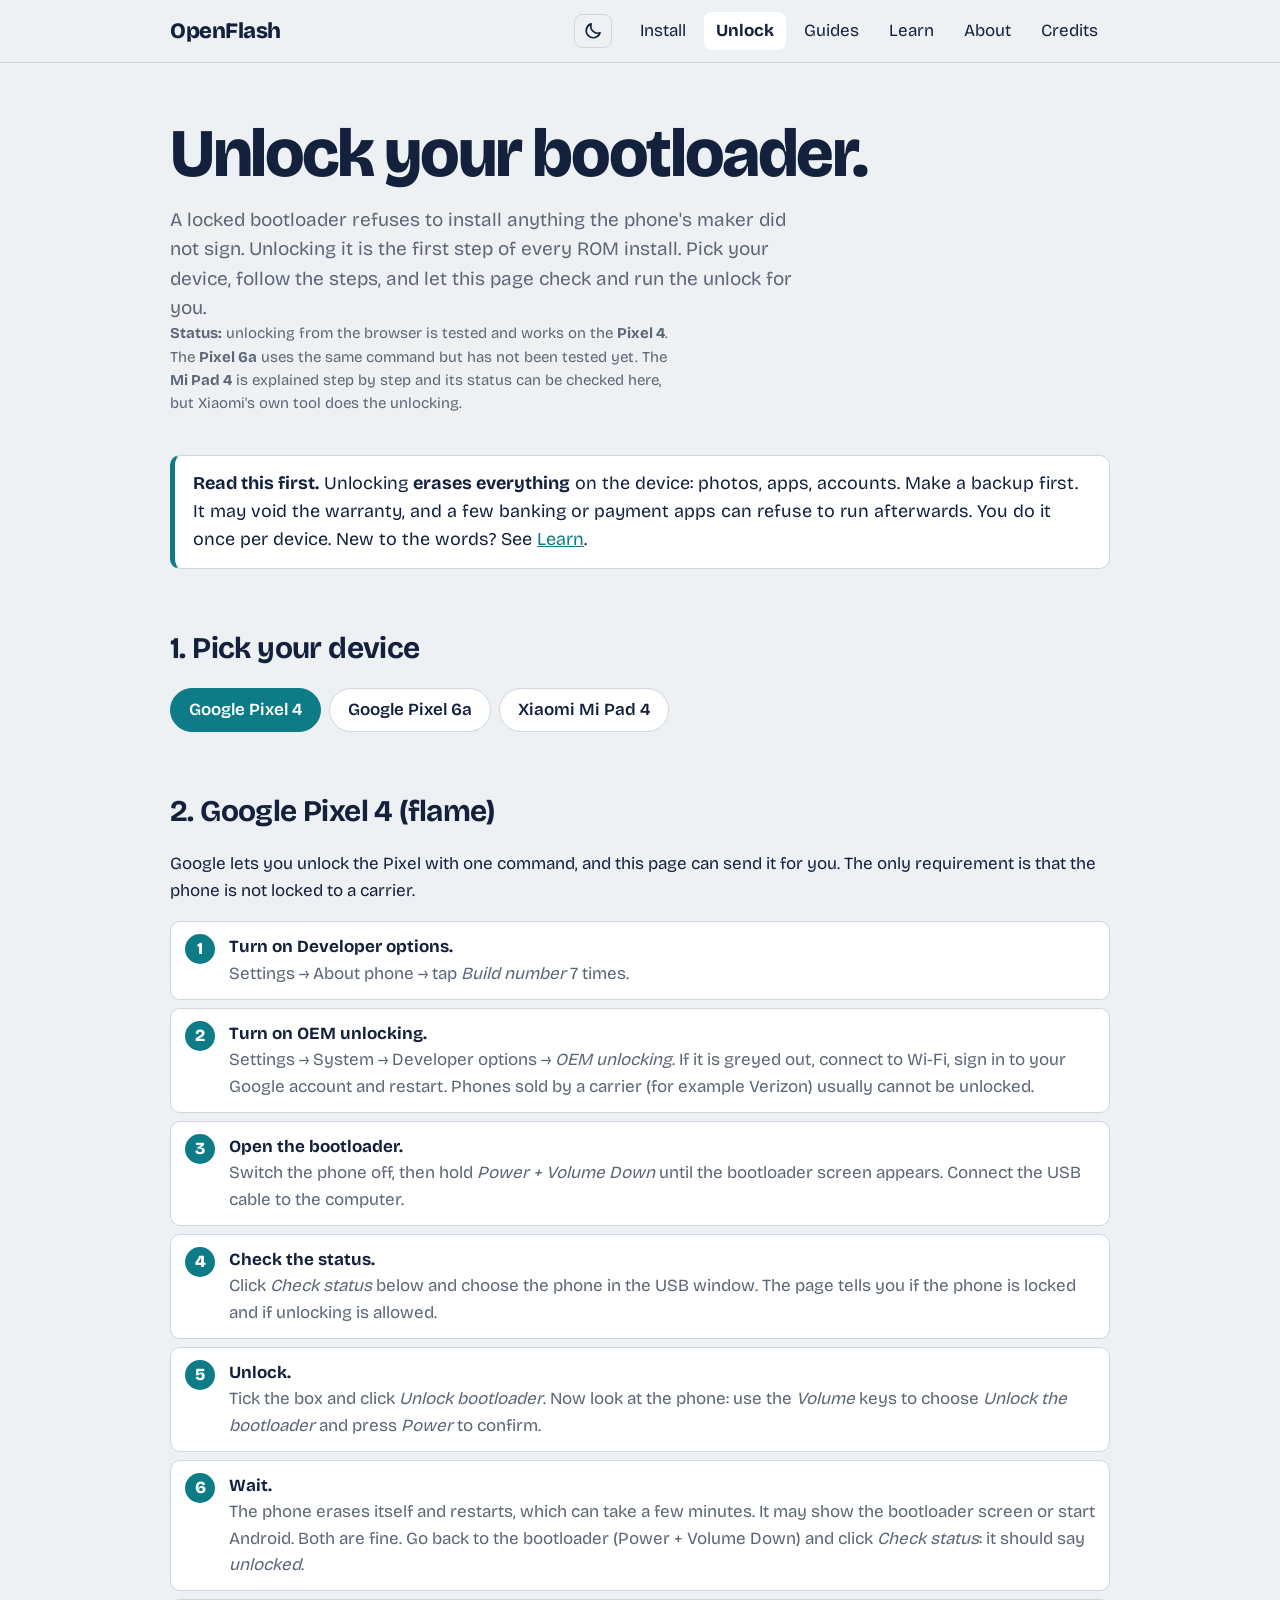
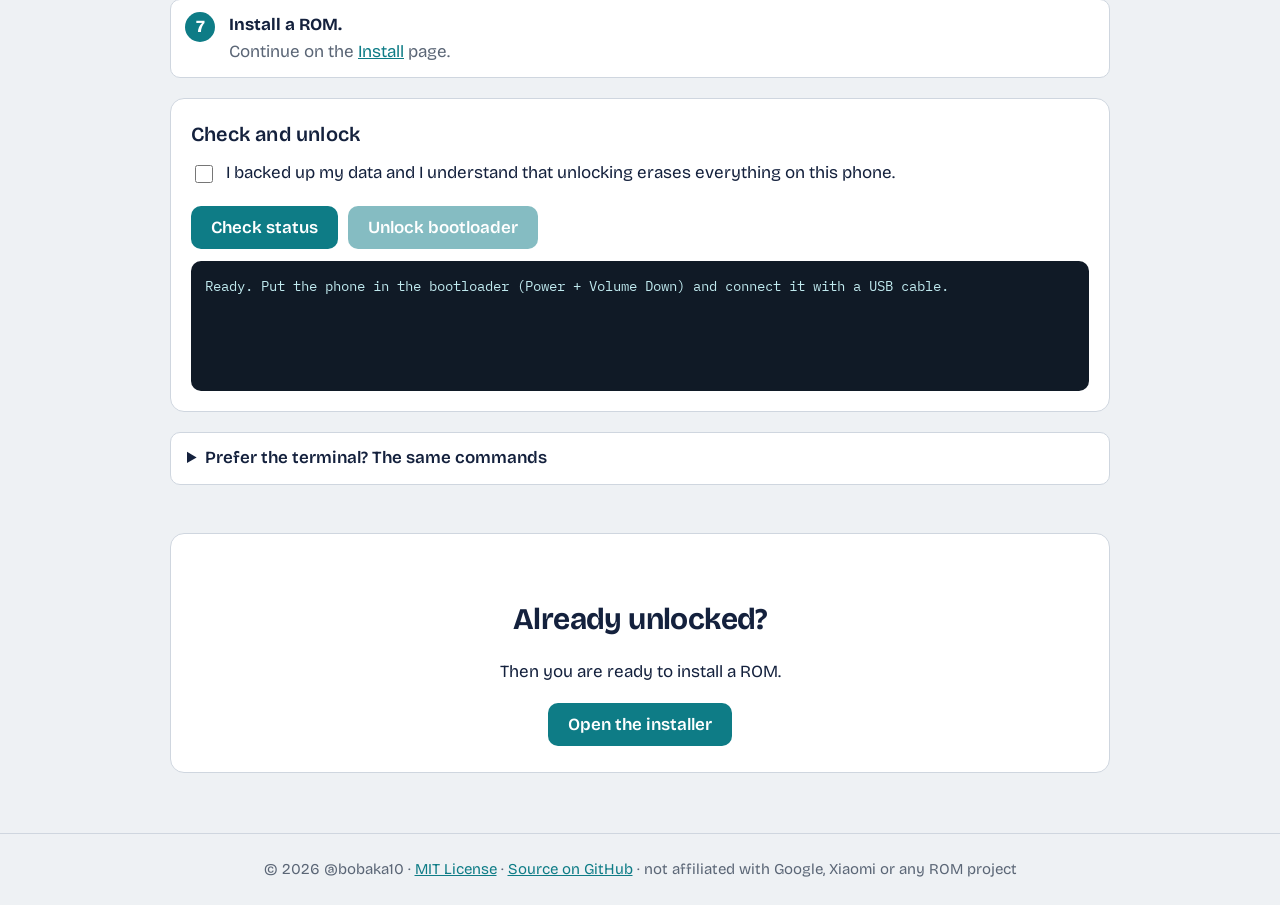
<file: unlock.html>
<!DOCTYPE html>
<html lang="en">
<head>
<!-- OpenFlash | https://github.com/bobaka10/openflash | Copyright (c) 2026 @bobaka10 | MIT License (see LICENSE) -->
<meta charset="utf-8">
<meta name="viewport" content="width=device-width, initial-scale=1, viewport-fit=cover">
<meta name="color-scheme" content="light dark">
<script src="theme.js"></script>
<title>Unlock your bootloader – OpenFlash</title>
<meta name="author" content="@bobaka10">
<meta name="description" content="Step-by-step bootloader unlocking for the Google Pixel 4, Pixel 6a and Xiaomi Mi Pad 4. Check the lock status and unlock from your browser.">
<meta property="og:type" content="website">
<meta property="og:title" content="Unlock your Android bootloader">
<meta property="og:description" content="Step-by-step bootloader unlocking for the Google Pixel 4, Pixel 6a and Xiaomi Mi Pad 4.">
<link rel="stylesheet" href="https://fonts.googleapis.com/css2?family=Bricolage+Grotesque:wght@400;600;800&family=IBM+Plex+Mono:wght@400&display=swap">
<link rel="stylesheet" href="style.css">
</head>
<body>
<header><div class="bar">
<a class="logo" href="index.html">OpenFlash</a>
<button id="theme-toggle" class="themebtn" type="button" aria-label="Switch theme"></button>
<button id="burger" aria-expanded="false" aria-controls="nav">Menu</button>
<nav id="nav"><a href="index.html#install">Install</a><a href="unlock.html" aria-current="page"><b>Unlock</b></a><a href="index.html#guides">Guides</a><a href="learn.html">Learn</a><a href="index.html#about">About</a><a href="index.html#credits">Credits</a></nav>
</div></header>
<main id="top">

<section class="hero">
<h1>Unlock your bootloader.</h1>
<p>A locked bootloader refuses to install anything the phone's maker did not sign. Unlocking it is the first step of every ROM install. Pick your device, follow the steps, and let this page check and run the unlock for you.</p>
<p class="small"><b>Status:</b> unlocking from the browser is tested and works on the <b>Pixel 4</b>. The <b>Pixel 6a</b> uses the same command but has not been tested yet. The <b>Mi Pad 4</b> is explained step by step and its status can be checked here, but Xiaomi's own tool does the unlocking.</p>
</section>

<div class="note"><b>Read this first.</b> Unlocking <b>erases everything</b> on the device: photos, apps, accounts. Make a backup first. It may void the warranty, and a few banking or payment apps can refuse to run afterwards. You do it once per device. New to the words? See <a href="learn.html#words">Learn</a>.</div>

<h2>1. Pick your device</h2>
<div class="dtabs" role="tablist" aria-label="Device">
<button class="dtab" role="tab" data-dev="flame">Google Pixel 4</button>
<button class="dtab" role="tab" data-dev="bluejay">Google Pixel 6a</button>
<button class="dtab" role="tab" data-dev="clover">Xiaomi Mi Pad 4</button>
</div>

<!-- ============ Pixel 4 ============ -->
<section class="devpanel" id="dev-flame" hidden>
<h2>2. Google Pixel 4 (flame)</h2>
<p>Google lets you unlock the Pixel with one command, and this page can send it for you. The only requirement is that the phone is not locked to a carrier.</p>
<ol class="journey">
<li><b>Turn on Developer options.</b> <span>Settings → About phone → tap <i>Build number</i> 7 times.</span></li>
<li><b>Turn on OEM unlocking.</b> <span>Settings → System → Developer options → <i>OEM unlocking</i>. If it is greyed out, connect to Wi-Fi, sign in to your Google account and restart. Phones sold by a carrier (for example Verizon) usually cannot be unlocked.</span></li>
<li><b>Open the bootloader.</b> <span>Switch the phone off, then hold <i>Power + Volume Down</i> until the bootloader screen appears. Connect the USB cable to the computer.</span></li>
<li><b>Check the status.</b> <span>Click <i>Check status</i> below and choose the phone in the USB window. The page tells you if the phone is locked and if unlocking is allowed.</span></li>
<li><b>Unlock.</b> <span>Tick the box and click <i>Unlock bootloader</i>. Now look at the phone: use the <i>Volume</i> keys to choose <i>Unlock the bootloader</i> and press <i>Power</i> to confirm.</span></li>
<li><b>Wait.</b> <span>The phone erases itself and restarts, which can take a few minutes. It may show the bootloader screen or start Android. Both are fine. Go back to the bootloader (Power + Volume Down) and click <i>Check status</i>: it should say <i>unlocked</i>.</span></li>
<li><b>Install a ROM.</b> <span>Continue on the <a href="index.html#install">Install</a> page.</span></li>
</ol>
<div class="tool" data-product="flame" data-unlock="yes">
<h3>Check and unlock</h3>
<label class="ack"><input type="checkbox" class="ack-box"> <span>I backed up my data and I understand that unlocking erases everything on this phone.</span></label>
<div class="row"><button class="btn b-check">Check status</button> <button class="btn b-unlock" disabled>Unlock bootloader</button></div>
<div class="log" aria-live="polite">Ready. Put the phone in the bootloader (Power + Volume Down) and connect it with a USB cable.</div>
</div>
<details><summary>Prefer the terminal? The same commands</summary>
<pre class="code">adb reboot bootloader
fastboot flashing get_unlock_ability
fastboot flashing unlock
fastboot getvar unlocked</pre>
<p><code>adb reboot bootloader</code> needs USB debugging, or use Power + Volume Down instead. <code>get_unlock_ability</code> prints 1 when OEM unlocking is on. After <code>flashing unlock</code> confirm on the phone. <code>getvar unlocked</code> should print <code>yes</code> afterwards.</p></details>
</section>

<!-- ============ Pixel 6a ============ -->
<section class="devpanel" id="dev-bluejay" hidden>
<h2>2. Google Pixel 6a (bluejay)</h2>
<p>Same method as the other Pixels: one command, confirmed on the phone's screen. This page can send it for you. The phone must not be locked to a carrier. <b>Not tested on a locked Pixel 6a yet.</b></p>
<ol class="journey">
<li><b>Turn on Developer options.</b> <span>Settings → About phone → tap <i>Build number</i> 7 times.</span></li>
<li><b>Turn on OEM unlocking.</b> <span>Settings → System → Developer options → <i>OEM unlocking</i>. If it is greyed out, connect to Wi-Fi, sign in to your Google account and restart. Carrier-locked models usually cannot be unlocked.</span></li>
<li><b>Open the bootloader.</b> <span>Switch the phone off, then hold <i>Power + Volume Down</i> until the bootloader screen appears. Connect the USB cable to the computer.</span></li>
<li><b>Check the status.</b> <span>Click <i>Check status</i> below and choose the phone in the USB window.</span></li>
<li><b>Unlock.</b> <span>Tick the box and click <i>Unlock bootloader</i>. On the phone use the <i>Volume</i> keys to choose <i>Unlock the bootloader</i> and press <i>Power</i> to confirm.</span></li>
<li><b>Wait.</b> <span>The phone erases itself and restarts. Then return to the bootloader (Power + Volume Down) and click <i>Check status</i>: it should say <i>unlocked</i>.</span></li>
<li><b>Install a ROM.</b> <span>Continue on the <a href="index.html#install">Install</a> page.</span></li>
</ol>
<div class="tool" data-product="bluejay" data-unlock="yes">
<h3>Check and unlock</h3>
<label class="ack"><input type="checkbox" class="ack-box"> <span>I backed up my data and I understand that unlocking erases everything on this phone.</span></label>
<div class="row"><button class="btn b-check">Check status</button> <button class="btn b-unlock" disabled>Unlock bootloader</button></div>
<div class="log" aria-live="polite">Ready. Put the phone in the bootloader (Power + Volume Down) and connect it with a USB cable.</div>
</div>
<details><summary>Prefer the terminal? The same commands</summary>
<pre class="code">adb reboot bootloader
fastboot flashing get_unlock_ability
fastboot flashing unlock
fastboot getvar unlocked</pre>
<p>Confirm on the phone after <code>flashing unlock</code>. <code>getvar unlocked</code> should print <code>yes</code> afterwards.</p></details>
</section>

<!-- ============ Mi Pad 4 ============ -->
<section class="devpanel" id="dev-clover" hidden>
<h2>2. Xiaomi Mi Pad 4 / 4 Plus (clover)</h2>
<p>Xiaomi does not allow a one-command unlock. You need a Mi account and Xiaomi's own <b>Mi Unlock</b> tool, which asks Xiaomi's servers for permission. That is why this page cannot unlock the tablet for you, but it can check the result at the end.</p>
<ol class="journey">
<li><b>Make a Mi account.</b> <span>Create one at <a href="https://account.xiaomi.com" target="_blank" rel="noopener">account.xiaomi.com</a> and sign in on the tablet.</span></li>
<li><b>Link the tablet to your account.</b> <span>On the tablet turn on Developer options (tap the MIUI version in About 7 times), then in Developer options turn on <i>OEM unlocking</i> and <i>USB debugging</i> and open <i>Mi Unlock status</i> → <i>Add account and device</i>. Menu names vary a little between MIUI versions.</span></li>
<li><b>Wait for the timer.</b> <span>Xiaomi makes you wait before it allows the unlock. The time is set per device and is often several days. The Mi Unlock tool shows exactly how long.</span></li>
<li><b>Get the Mi Unlock tool.</b> <span>Download it from Xiaomi's official page, <a href="https://en.miui.com/unlock/" target="_blank" rel="noopener">en.miui.com/unlock</a>. It runs on Windows. Check that page for Xiaomi's current rules.</span></li>
<li><b>Open Fastboot mode.</b> <span>Switch the tablet off, then hold <i>Power + Volume Down</i> until the FASTBOOT screen appears. Connect it to the computer. If the tablet shows <i>Press any key to shutdown</i>, see the <a href="index.html#guide-clover">Mi Pad 4 tips</a>.</span></li>
<li><b>Unlock with the Mi Unlock tool.</b> <span>Sign in with the same Mi account and press <i>Unlock</i>. This erases the tablet.</span></li>
<li><b>Check the result here.</b> <span>Return to Fastboot mode and click <i>Check status</i> below. Then continue on the <a href="index.html#install">Install</a> page.</span></li>
</ol>
<div class="tool" data-product="clover" data-unlock="no">
<h3>Check status</h3>
<div class="row"><button class="btn b-check">Check status</button></div>
<div class="log" aria-live="polite">Ready. Put the tablet in Fastboot mode (Power + Volume Down) and connect it with a USB cable. This only reads information, it does not change anything.</div>
</div>
</section>

<div class="cta">
<h2>Already unlocked?</h2>
<p>Then you are ready to install a ROM.</p>
<a class="btn" href="index.html#install" style="text-decoration:none;display:inline-block">Open the installer</a>
</div>

</main>
<footer>© 2026 @bobaka10 · <a href="https://github.com/bobaka10/openflash/blob/main/LICENSE">MIT License</a> · <a href="https://github.com/bobaka10/openflash">Source on GitHub</a> · not affiliated with Google, Xiaomi or any ROM project</footer>
<script>
/* Safety net: say so if the page script did not start. */
setTimeout(function(){
  if(!document.querySelector(".dtab.on")){
    var m=document.createElement("p");m.className="demo";
    m.innerHTML="<b>The page script could not start.</b> The step-by-step text above still works, but the buttons need JavaScript modules. Make sure every file was uploaded (unlock.js, flash.js, help.js, fastboot.min.js) and reload with Ctrl+F5.";
    var t=document.querySelector(".dtabs"); if(t) t.after(m);
  }
},2500);
</script>
<script type="module" src="unlock.js"></script>
<script>
(function(){var b=document.getElementById("burger"),n=document.getElementById("nav");
b.addEventListener("click",function(){var o=n.classList.toggle("open");b.setAttribute("aria-expanded",o?"true":"false");});})();
</script>
</body>
</html>
</file>
<file: style.css>
/*! OpenFlash styles | https://github.com/bobaka10/openflash
 *  Copyright (c) 2026 @bobaka10
 *  SPDX-License-Identifier: MIT. See the LICENSE file. */
:root{color-scheme:light;--bg:#eef1f4;--panel:#fff;--ink:#14213d;--mute:#5b6676;--line:#cfd6df;--acc:#0e7c86;--acc-ink:#fff;--warn:#fff4d6;--warn-line:#e0a100;--log:#101a26;--logink:#bfe9ee;
box-sizing:border-box;padding-top:env(safe-area-inset-top,0px);padding-bottom:env(safe-area-inset-bottom,0px)}
@media (prefers-color-scheme:dark){:root:not([data-theme="light"]){color-scheme:dark;--bg:#0e151d;--panel:#16202b;--ink:#e6edf3;--mute:#93a1b1;--line:#2a3745;--acc:#3cc8d3;--acc-ink:#06242a;--warn:#33290e;--warn-line:#c99700;--log:#0a1118}}
:root[data-theme="dark"]{color-scheme:dark;--bg:#0e151d;--panel:#16202b;--ink:#e6edf3;--mute:#93a1b1;--line:#2a3745;--acc:#3cc8d3;--acc-ink:#06242a;--warn:#33290e;--warn-line:#c99700;--log:#0a1118}
html{scroll-padding-top:calc(env(safe-area-inset-top,0px) + 64px);scroll-behavior:smooth}
*{box-sizing:border-box}
body{margin:0;background:var(--bg);color:var(--ink);font:400 17px/1.55 "Bricolage Grotesque",system-ui,sans-serif}
a{color:var(--acc)}
:focus-visible{outline:3px solid var(--acc);outline-offset:2px}
header{position:sticky;top:env(safe-area-inset-top,0px);z-index:5;background:var(--bg);border-bottom:1px solid var(--line)}
.bar{max-width:980px;margin:auto;padding:12px 20px;display:flex;align-items:center;gap:16px}
.logo{font-weight:800;font-size:22px;letter-spacing:-.02em;text-decoration:none;color:var(--ink);margin-right:auto}
nav{display:flex;gap:6px}
nav a{padding:6px 12px;border-radius:8px;text-decoration:none;color:var(--ink)}
nav a:hover{background:var(--panel)}
#burger{display:none;background:none;border:1px solid var(--line);color:var(--ink);border-radius:8px;padding:6px 12px;font:inherit}
main{max-width:980px;margin:auto;padding:0 20px 60px}
.hero{padding:56px 0 32px}
h1{font-size:clamp(36px,7vw,68px);line-height:1.02;letter-spacing:-.035em;font-weight:800;margin:0 0 16px;max-width:14em}
.hero p{max-width:34em;color:var(--mute);font-size:19px;margin:0}
h2{font-size:30px;letter-spacing:-.02em;margin:56px 0 16px}
.demo{background:var(--warn);border:1px solid var(--warn-line);border-radius:10px;padding:10px 14px;margin:20px 0;font-size:15px}
.wiz{background:var(--panel);border:1px solid var(--line);border-radius:14px;padding:24px}
.steps{display:flex;gap:8px;margin:0 0 24px;padding:0;list-style:none;flex-wrap:wrap}
.steps li{flex:1;min-width:90px;border-top:4px solid var(--line);padding-top:6px;color:var(--mute);font-size:14px}
.steps li.on{border-color:var(--acc);color:var(--ink);font-weight:600}
.steps li.done{border-color:var(--acc)}
.grid{display:grid;grid-template-columns:repeat(auto-fill,minmax(230px,1fr));gap:12px}
.opt{text-align:left;font:inherit;color:inherit;background:var(--bg);border:2px solid var(--line);border-radius:10px;padding:14px;cursor:pointer}
.opt:hover{border-color:var(--acc)}
.opt b{display:block;font-size:19px}
.opt small{color:var(--mute);display:block;margin-top:4px}
.tag{display:inline-block;font-size:13px;border:1px solid var(--line);border-radius:99px;padding:0 9px;margin-top:8px;color:var(--mute)}
.tag.ok{border-color:var(--acc);color:var(--acc)}
.tag.exp{border-color:var(--warn-line)}
.btn{font:600 17px "Bricolage Grotesque",sans-serif;background:var(--acc);color:var(--acc-ink);border:0;border-radius:10px;padding:11px 20px;cursor:pointer}
.btn.ghost{background:none;color:var(--ink);border:1px solid var(--line)}
.btn:disabled{opacity:.4;cursor:not-allowed}
.row{display:flex;gap:10px;margin-top:20px;flex-wrap:wrap}
.chk{display:flex;gap:10px;align-items:flex-start;margin:10px 0}
.chk input{margin-top:6px;width:18px;height:18px;accent-color:var(--acc)}
.sum{color:var(--mute);margin:0 0 14px}
ol.cmds{padding-left:22px;margin:0 0 16px}
ol.cmds li{margin:4px 0}
.log{background:var(--log);color:var(--logink);font:400 14px/1.6 "IBM Plex Mono",ui-monospace,monospace;border-radius:10px;padding:14px;min-height:130px;max-height:260px;overflow:auto;white-space:pre-wrap}
.bar2{height:8px;background:var(--line);border-radius:9px;overflow:hidden;margin:14px 0}
.bar2 i{display:block;height:100%;width:0;background:var(--acc);transition:width .4s}
details{background:var(--panel);border:1px solid var(--line);border-radius:10px;padding:12px 16px;margin:10px 0}
summary{cursor:pointer;font-weight:600}
.cols{display:grid;grid-template-columns:repeat(auto-fit,minmax(260px,1fr));gap:20px}
footer{border-top:1px solid var(--line);color:var(--mute);text-align:center;padding:24px 20px;font-size:15px}
@media (max-width:640px){#burger{display:block}nav{display:none;position:absolute;top:100%;left:0;right:0;background:var(--bg);flex-direction:column;padding:8px 20px 14px;border-bottom:1px solid var(--line)}nav.open{display:flex}.wiz{padding:16px}}
@media (prefers-reduced-motion:reduce){html{scroll-behavior:auto}.bar2 i{transition:none}}
.fcard{border:1px solid var(--line);border-radius:10px;padding:14px;margin:12px 0;background:var(--bg)}
.fcard input[type=file]{display:block;margin:8px 0;font:inherit;color:var(--ink);max-width:100%}
.sumin{width:100%;font:400 14px "IBM Plex Mono",ui-monospace,monospace;padding:9px;border:1px solid var(--line);border-radius:8px;background:var(--panel);color:var(--ink)}
.sumin[readonly]{opacity:.7}
.row.tight{margin-top:10px}
.st{margin:10px 0 0;color:var(--mute);font-size:15px}
.st.ok{color:var(--acc);font-weight:600}
.st.bad{color:#b3261e;font-weight:600}
@media (prefers-color-scheme:dark){:root:not([data-theme="light"]) .st.bad{color:#ff8a80}}
:root[data-theme="dark"] .st.bad{color:#ff8a80}
a.btn.dl{display:inline-block;text-decoration:none;margin:0 0 8px}
.bar2[hidden]{display:none}
.hint{margin:4px 0 0;color:var(--mute);font-size:15px}
.st.warn{color:#8a5a00;font-weight:600}
@media (prefers-color-scheme:dark){:root:not([data-theme="light"]) .st.warn{color:#f0b429}}
:root[data-theme="dark"] .st.warn{color:#f0b429}

pre.code{background:var(--log);color:var(--logink);font:400 14px/1.5 "IBM Plex Mono",ui-monospace,monospace;border-radius:8px;padding:10px 12px;overflow-x:auto;white-space:pre;margin:8px 0}
code{font-family:"IBM Plex Mono",ui-monospace,monospace;font-size:.92em;background:var(--bg);border:1px solid var(--line);border-radius:5px;padding:0 5px}
pre.code code{background:none;border:0;padding:0}
details ul.cmds{list-style:disc;padding-left:22px}
details ul.cmds li{margin:8px 0}
a.hint{display:inline-block}

/* learn page */
.note{background:var(--panel);border:1px solid var(--line);border-left:5px solid var(--acc);border-radius:10px;padding:14px 18px;margin:8px 0 24px;font-size:18px}
.toc{display:flex;flex-wrap:wrap;gap:8px;margin:0 0 8px}
.toc a{border:1px solid var(--line);border-radius:99px;padding:4px 14px;text-decoration:none;color:var(--ink);font-size:15px;background:var(--panel)}
.toc a:hover{border-color:var(--acc)}
h3{font-size:20px;margin:30px 0 6px;color:var(--mute);font-weight:600;letter-spacing:.01em}
p.small{color:var(--mute);font-size:15px}
.scroll{overflow-x:auto;margin:12px 0}
table.cmp{border-collapse:collapse;width:100%;min-width:560px;background:var(--panel);border:1px solid var(--line);border-radius:10px;overflow:hidden;font-size:16px}
table.cmp th,table.cmp td{text-align:left;padding:10px 14px;border-bottom:1px solid var(--line);vertical-align:top}
table.cmp th{background:var(--bg);font-size:14px;text-transform:uppercase;letter-spacing:.04em;color:var(--mute)}
table.cmp tr:last-child td{border-bottom:0}
.flow{display:flex;flex-direction:column;align-items:center;gap:4px;margin:18px 0;background:var(--panel);border:1px solid var(--line);border-radius:14px;padding:20px 14px}
.fbox{border:2px solid var(--line);border-radius:10px;padding:10px 16px;text-align:center;font-weight:600;background:var(--bg);min-width:150px}
.fbox small{display:block;font-weight:400;color:var(--mute);font-size:14px}
.fbox.main{border-color:var(--acc)}
.fbox.hl{border-color:var(--acc);background:var(--panel)}
.farrow{color:var(--mute);font-size:22px;line-height:1}
.fthree{display:flex;gap:10px;flex-wrap:wrap;justify-content:center;width:100%}
.fthree .fbox{flex:1;min-width:130px;max-width:260px}
ol.journey{list-style:none;counter-reset:j;padding:0;margin:12px 0}
ol.journey li{counter-increment:j;position:relative;padding:12px 14px 12px 58px;background:var(--panel);border:1px solid var(--line);border-radius:10px;margin:8px 0}
ol.journey li::before{content:counter(j);position:absolute;left:14px;top:12px;width:30px;height:30px;border-radius:50%;background:var(--acc);color:var(--acc-ink);font-weight:800;display:flex;align-items:center;justify-content:center}
ol.journey li b{display:block}
ol.journey li span{color:var(--mute)}
.cta{background:var(--panel);border:1px solid var(--line);border-radius:14px;padding:6px 24px 26px;margin-top:48px;text-align:center}
nav a[aria-current="page"]{background:var(--panel)}

.hero p.newhere{margin-top:14px;font-size:17px}

/* unlock page */
.dtabs{display:flex;flex-wrap:wrap;gap:8px;margin:6px 0 4px}
.dtab{font:inherit;font-weight:600;border:1px solid var(--line);background:var(--panel);color:var(--ink);border-radius:99px;padding:8px 18px;cursor:pointer}
.dtab:hover{border-color:var(--acc)}
.dtab.on{background:var(--acc);color:var(--acc-ink);border-color:var(--acc)}
.devpanel[hidden]{display:none}
.tool{background:var(--panel);border:1px solid var(--line);border-radius:14px;padding:6px 20px 20px;margin:20px 0}
.tool h3{margin:14px 0 10px;color:var(--ink)}
.ack{display:flex;gap:10px;align-items:flex-start;margin:8px 0 14px;cursor:pointer}
.ack input{margin-top:5px;width:18px;height:18px;flex:none}
.tool .row{display:flex;gap:10px;flex-wrap:wrap;margin-bottom:12px}
.tool button:disabled{opacity:.5;cursor:not-allowed}

/* theme switch */
.themebtn{background:none;border:1px solid var(--line);color:var(--ink);border-radius:8px;padding:6px 8px;line-height:0;cursor:pointer}
.themebtn:hover{background:var(--panel)}
.themebtn svg{width:20px;height:20px;display:block}
</file>
